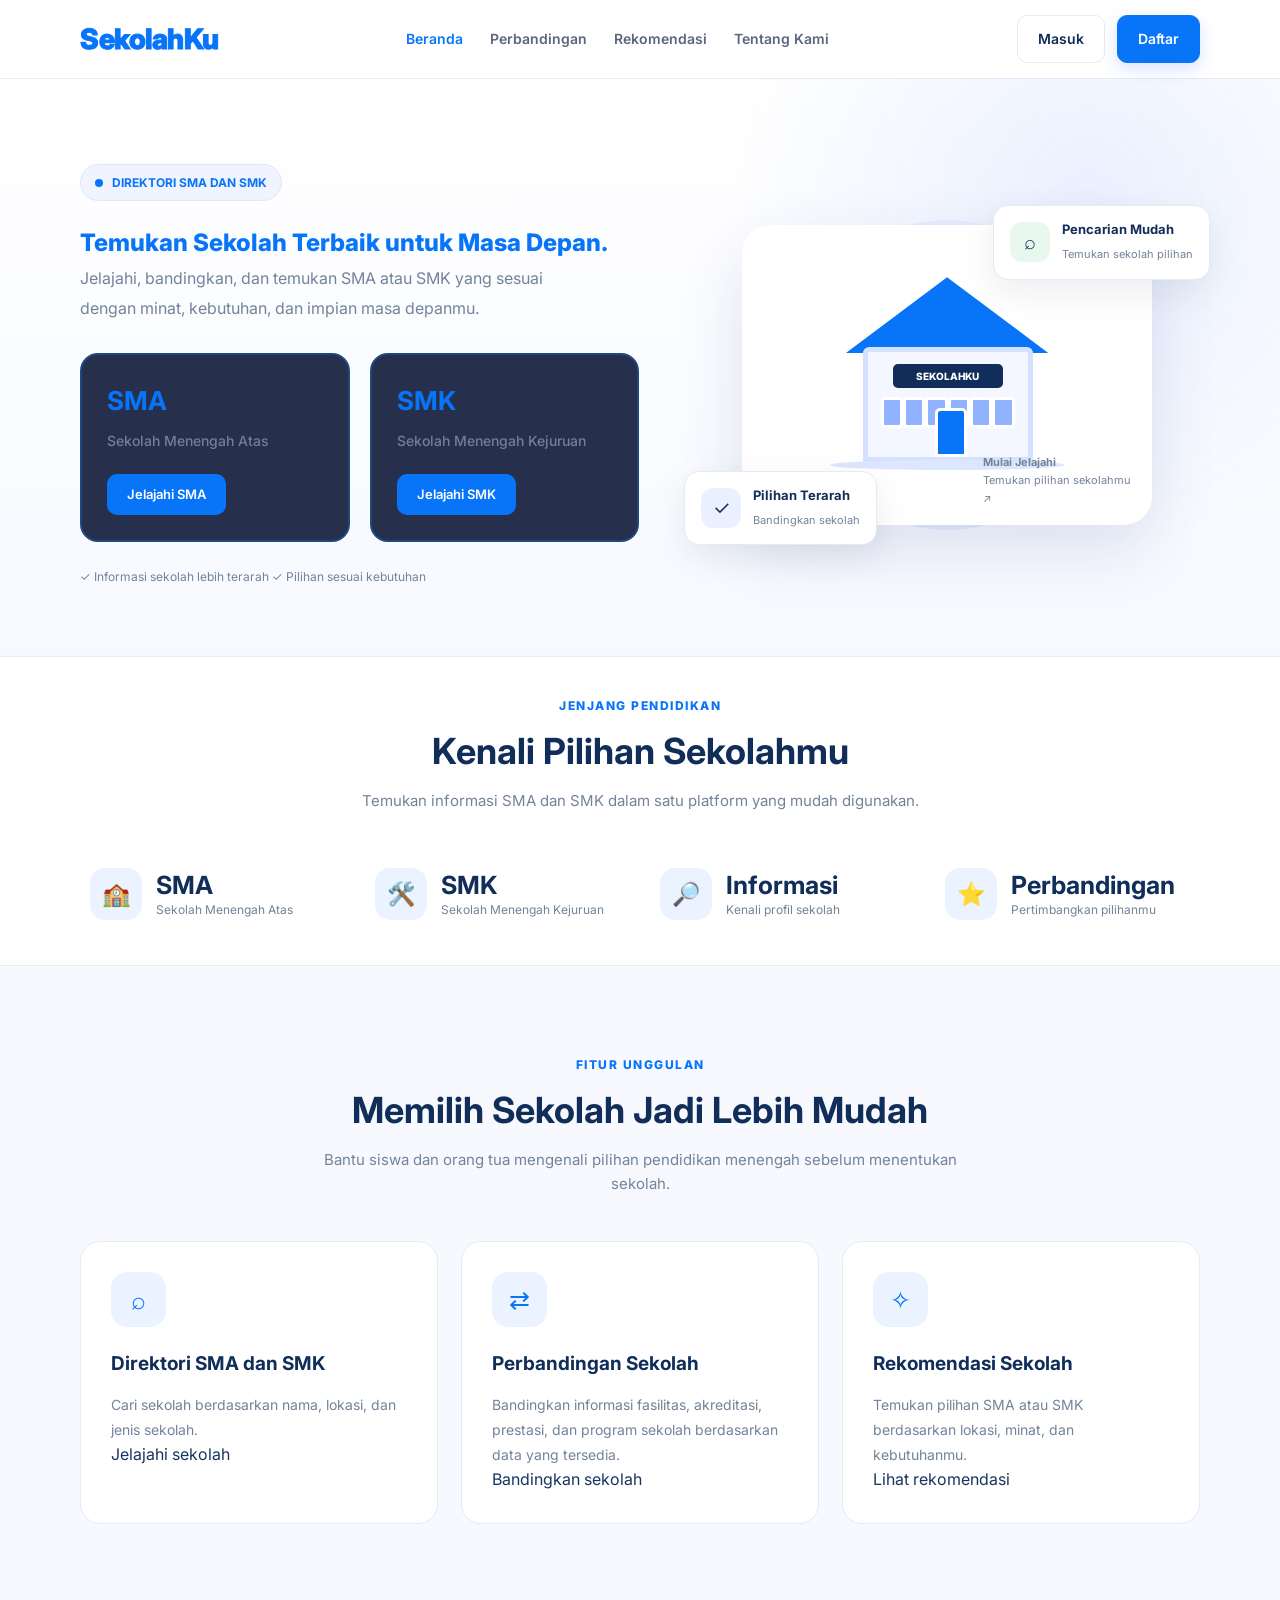
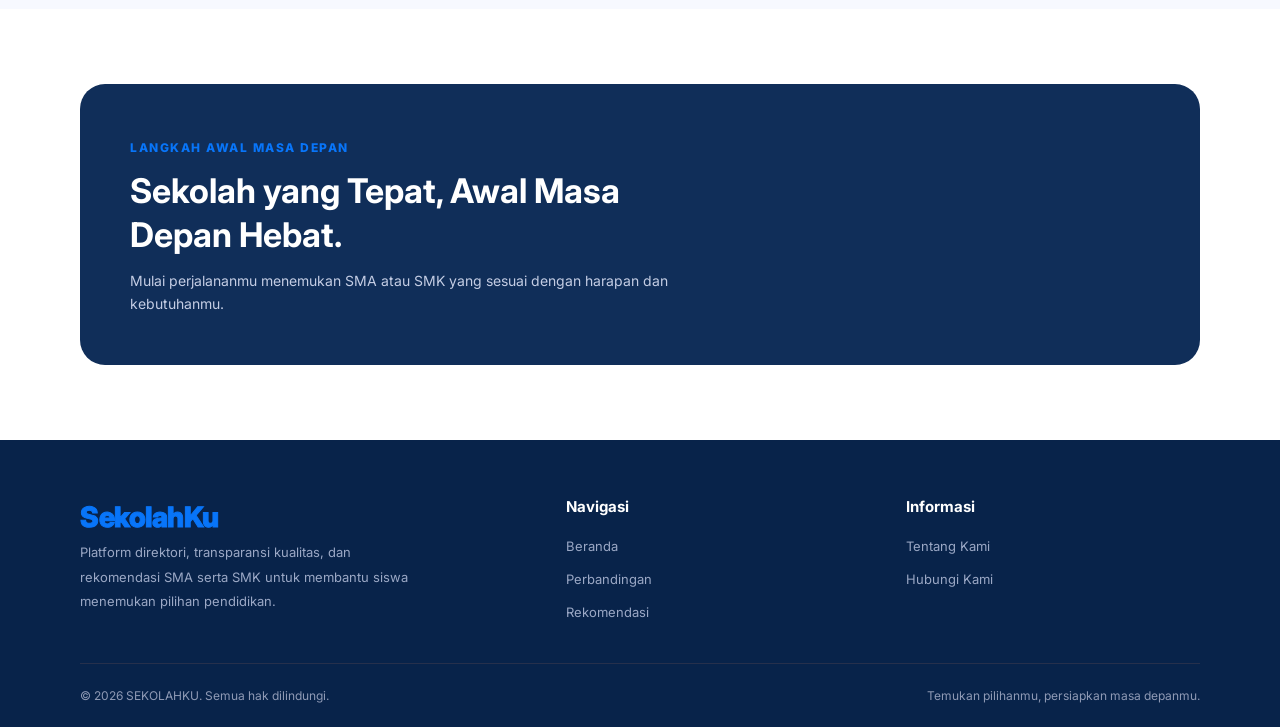
<file: index.html>
<!DOCTYPE html>
<html lang="id">
<head>
    <meta charset="UTF-8">
    <meta name="viewport" content="width=device-width, initial-scale=1.0">

    <title>Direktori SMA dan SMK</title>
    <meta name="description" content="Temukan, bandingkan, dan pilih SMA atau SMK sesuai kebutuhan dan rencana masa depanmu.">

    <!-- CSS -->
    <link rel="stylesheet" href="css/style.css">
</head>
<body>

    <!-- NAVBAR -->
    <header class="navbar">
        <div class="container">

            <a href="index.html" class="logo-SekolahKu">
                <span>SekolahKu</span>
            </a>

            <nav class="nav-menu" id="navMenu">
                <a href="index.html" class="nav-link active">Beranda</a>
                <a href="pages/perbandingan.html" class="nav-link">Perbandingan</a>
                <a href="pages/rekomendasi.html" class="nav-link">Rekomendasi</a>
                <a href="pages/tentang.html" class="nav-link">Tentang Kami</a>
            </nav>

            <div class="nav-actions">
                <a href="login.php" class="btn-login">Masuk</a>
                <a href="daftar.php" class="btn-primary">Daftar</a>
            </div>

            <button
                type="button"
                class="menu-toggle"
                id="menuToggle"
                aria-label="Buka menu navigasi"
                aria-expanded="false"
            >
                ☰
            </button>

        </div>
    </header>

    <main>

        <!-- HERO SECTION -->
        <section class="hero">
            <div class="container">

                <div class="hero-content">

                    <div class="hero-badge">
                        <span class="badge-dot"></span>
                        DIREKTORI SMA DAN SMK
                    </div>

                    <h1>
                        <span>Temukan Sekolah Terbaik
                        untuk Masa Depan.</span>
                    </h1>

                    <p class="hero-description">
                        Jelajahi, bandingkan, dan temukan SMA atau SMK
                        yang sesuai dengan minat, kebutuhan, dan impian
                        masa depanmu.
                    </p>

                    <!-- FORM PENCARIAN -->
                    <div class="pilih-jenjang">
                        <label class="jenjang-card">
                            <input type="radio" name="jenjang" value="SMA">
                            <div class="jenjang-content">
                                <h3>SMA</h3>
                                <p>Sekolah Menengah Atas</p>
                                <span>Jelajahi SMA</span>
                            </div>
                        </label>

                        <label class="jenjang-card">
                            <input type="radio" name="jenjang" value="SMK">
                            <div class="jenjang-content">
                                <h3>SMK</h3>
                                <p>Sekolah Menengah Kejuruan</p>
                                <span>Jelajahi SMK</span>
                            </div>
                        </label>
                    </div>

                    <div class="hero-note">
                        <span>✓</span> Informasi sekolah lebih terarah
                        <span>✓</span> Pilihan sesuai kebutuhan
                    </div>

                </div>

                <!-- ILUSTRASI SEKOLAH -->
                <div class="hero-visual">

                    <div class="visual-glow"></div>

                    <div class="visual-card">

                        <div class="school-illustration">
                            <div class="school-roof"></div>

                            <div class="school-building">
                                <div class="school-sign">SEKOLAHKU</div>

                                <div class="school-windows">
                                    <span></span>
                                    <span></span>
                                    <span></span>
                                    <span></span>
                                    <span></span>
                                    <span></span>
                                </div>

                                <div class="school-door"></div>
                            </div>

                            <div class="school-ground"></div>
                        </div>

                        <div class="visual-card-footer">
                            <div>
                                <strong>Mulai Jelajahi</strong>
                                <p>Temukan pilihan sekolahmu</p>
                            </div>

                            <span class="arrow-circle">↗</span>
                        </div>

                    </div>

                    <div class="floating-card card-top">
                        <span class="floating-icon">⌕</span>
                        <div>
                            <strong>Pencarian Mudah</strong>
                            <small>Temukan sekolah pilihan</small>
                        </div>
                    </div>

                    <div class="floating-card card-bottom">
                        <span class="floating-icon blue-icon">✓</span>
                        <div>
                            <strong>Pilihan Terarah</strong>
                            <small>Bandingkan sekolah</small>
                        </div>
                    </div>

                </div>

            </div>
        </section>

        <!-- JENJANG SEKOLAH -->
        <section class="statistics">
            <div class="container">

                <div class="section-heading">
                    <span class="eyebrow">JENJANG PENDIDIKAN</span>

                    <h2>Kenali Pilihan Sekolahmu</h2>

                    <p>
                        Temukan informasi SMA dan SMK dalam satu
                        platform yang mudah digunakan.
                    </p>
                </div>

                <div class="stats-grid">

                    <div class="stat-card">
                        <div class="stat-icon">🏫</div>
                        <div>
                            <h3>SMA</h3>
                            <p>Sekolah Menengah Atas</p>
                        </div>
                    </div>

                    <div class="stat-card">
                        <div class="stat-icon">🛠️</div>
                        <div>
                            <h3>SMK</h3>
                            <p>Sekolah Menengah Kejuruan</p>
                        </div>
                    </div>

                    <div class="stat-card">
                        <div class="stat-icon">🔎</div>
                        <div>
                            <h3>Informasi</h3>
                            <p>Kenali profil sekolah</p>
                        </div>
                    </div>

                    <div class="stat-card">
                        <div class="stat-icon">⭐</div>
                        <div>
                            <h3>Perbandingan</h3>
                            <p>Pertimbangkan pilihanmu</p>
                        </div>
                    </div>

                </div>
            </div>
        </section>

        <!-- FITUR UNGGULAN -->
        <section class="features">
            <div class="container">

                <div class="section-heading">
                    <span class="eyebrow">FITUR UNGGULAN</span>

                    <h2>Memilih Sekolah Jadi Lebih Mudah</h2>

                    <p>
                        Bantu siswa dan orang tua mengenali pilihan
                        pendidikan menengah sebelum menentukan sekolah.
                    </p>
                </div>

                <div class="features-grid">

                    <article class="feature-card">
                        <div class="feature-icon">⌕</div>

                        <h3>Direktori SMA dan SMK</h3>

                        <p>
                            Cari sekolah berdasarkan nama, lokasi,
                            dan jenis sekolah.
                        </p>

                        <a href="pages/.html">
                            Jelajahi sekolah
                        </a>
                    </article>

                    <article class="feature-card">
                        <div class="feature-icon">⇄</div>

                        <h3>Perbandingan Sekolah</h3>

                        <p>
                            Bandingkan informasi fasilitas,
                            akreditasi, prestasi, dan program sekolah
                            berdasarkan data yang tersedia.
                        </p>

                        <a href="pages/perbandingan.html">
                            Bandingkan sekolah
                        </a>
                    </article>

                    <article class="feature-card">
                        <div class="feature-icon">✧</div>

                        <h3>Rekomendasi Sekolah</h3>

                        <p>
                            Temukan pilihan SMA atau SMK berdasarkan
                            lokasi, minat, dan kebutuhanmu.
                        </p>

                        <a href="pages/rekomendasi.html">
                            Lihat rekomendasi
                        </a>
                    </article>

                </div>
            </div>
        </section>

        <!-- AJAKAN -->
        <section class="cta-section">
            <div class="container">

                <div class="cta-content">

                    <div>
                        <span class="eyebrow">
                            LANGKAH AWAL MASA DEPAN
                        </span>

                        <h2>
                            Sekolah yang Tepat,
                            Awal Masa Depan Hebat.
                        </h2>

                        <p>
                            Mulai perjalananmu menemukan SMA atau SMK
                            yang sesuai dengan harapan dan kebutuhanmu.
                        </p>
    
                </div>
            </div>
        </section>

    </main>

    <!-- FOOTER -->
    <footer class="footer">
        <div class="container">

            <div class="footer-main">

                <div>
                    <a href="index.html" class="logo-SekolahKu">
                        <span>SekolahKu</span>
                    </a>

                    <p class="footer-description">
                        Platform direktori, transparansi kualitas,
                        dan rekomendasi SMA serta SMK untuk membantu
                        siswa menemukan pilihan pendidikan.
                    </p>
                </div>

                <div>
                    <h4>Navigasi</h4>

                    <div class="footer-links">
                        <a href="index.html">Beranda</a>
                        <a href="pages/perbandingan.html">Perbandingan</a>
                        <a href="pages/rekomendasi.html">Rekomendasi</a>
                    </div>
                </div>

                <div>
                    <h4>Informasi</h4>

                    <div class="footer-links">
                        <a href="pages/tentang.html">Tentang Kami</a>
                        <a href="pages/kontak.html">Hubungi Kami</a>
                    </div>
                </div>

            </div>

            <div class="footer-bottom">
                <p>
                    © <span id="currentYear">2026</span> SEKOLAHKU.
                    Semua hak dilindungi.
                </p>

                <p>
                    Temukan pilihanmu, persiapkan masa depanmu.
                </p>
            </div>

        </div>
    </footer>

    <!-- JAVASCRIPT -->
    <script src="js/script.js"></script>

</body>
</html>
</file>
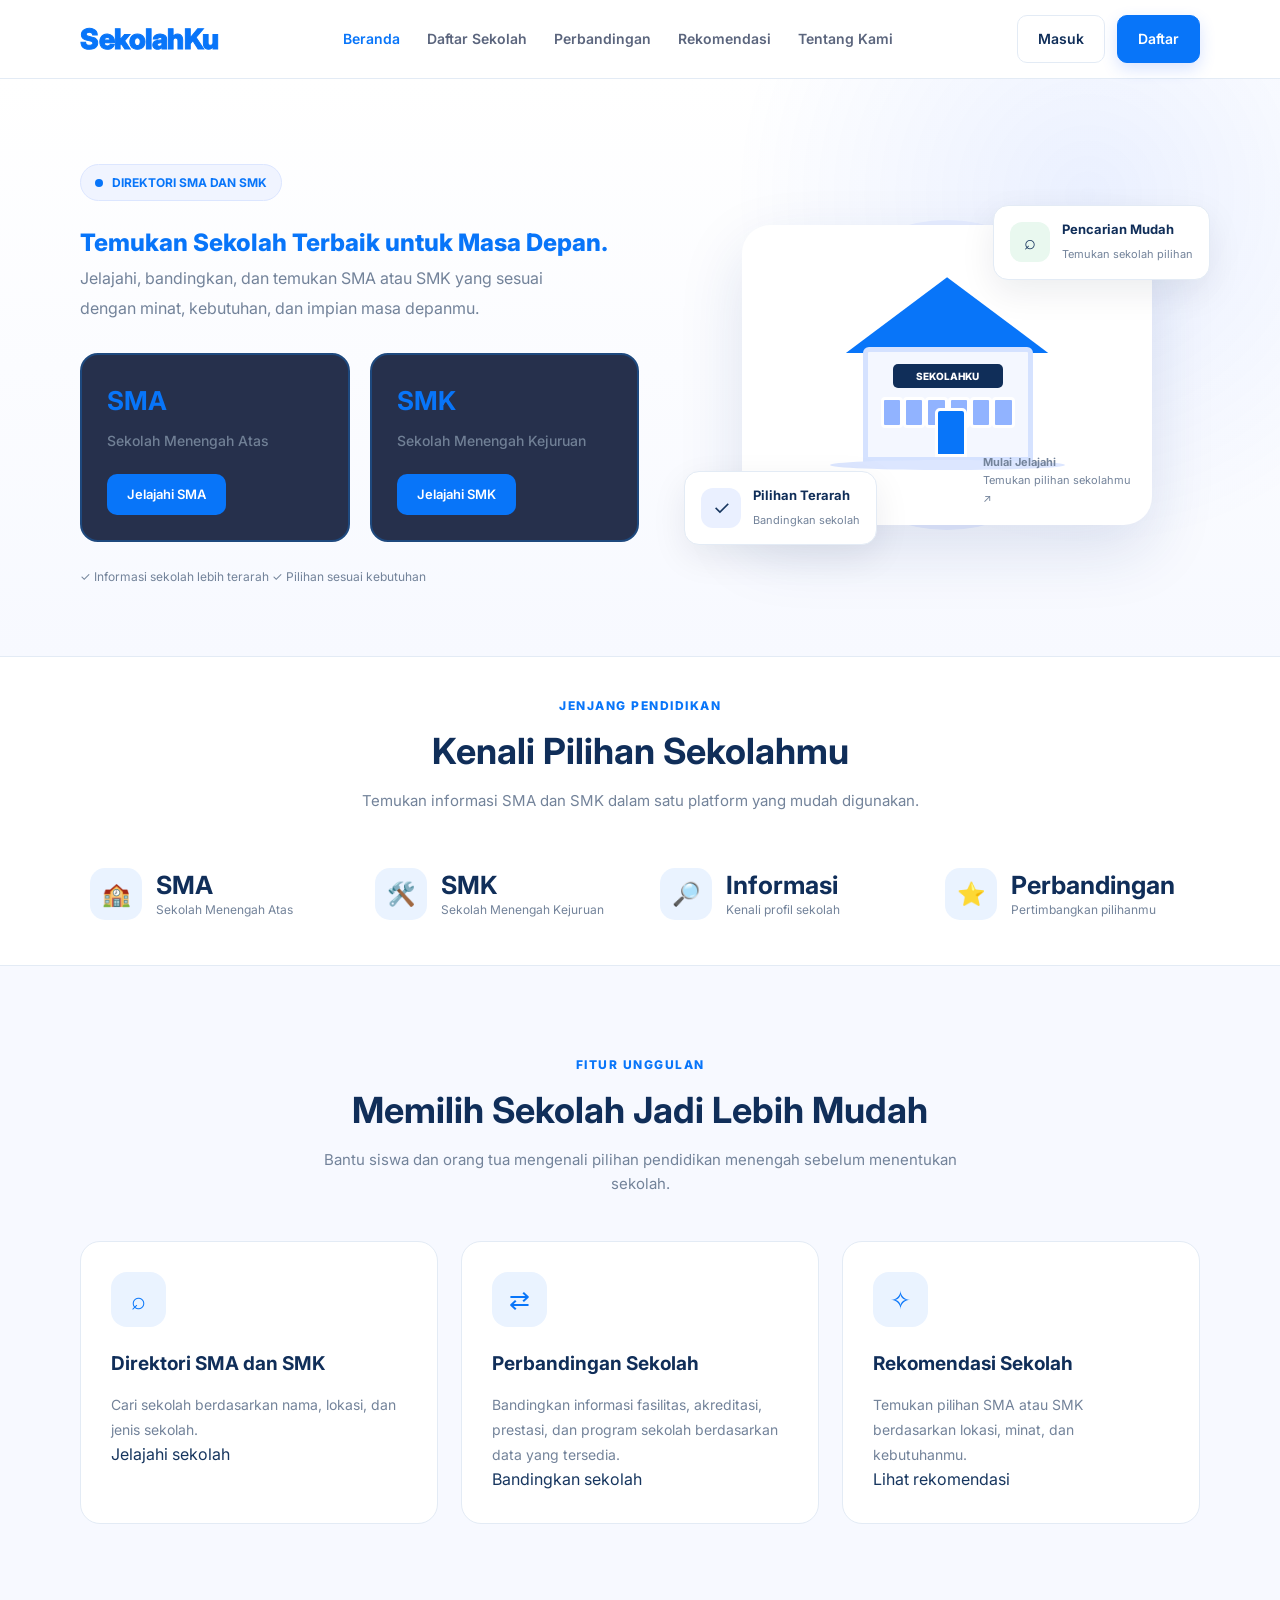
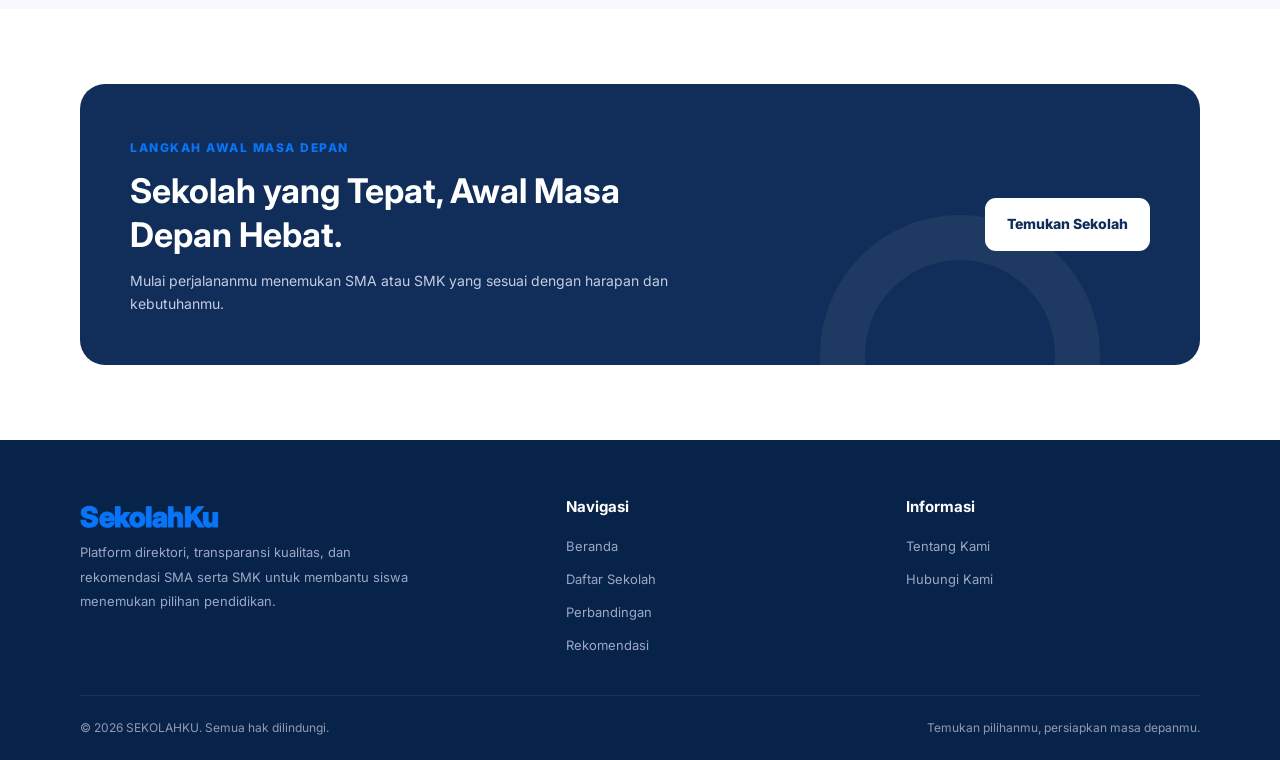
<file: indeks.html>
<!DOCTYPE html>
<html lang="id">
<head>
    <meta charset="UTF-8">
    <meta name="viewport" content="width=device-width, initial-scale=1.0">

    <title>Direktori SMA dan SMK</title>
    <meta name="description" content="Temukan, bandingkan, dan pilih SMA atau SMK sesuai kebutuhan dan rencana masa depanmu.">

    <!-- CSS -->
    <link rel="stylesheet" href="css/style.css">
</head>
<body>

    <!-- NAVBAR -->
    <header class="navbar">
        <div class="container">

            <a href="indeks.html" class="logo-SekolahKu">
                <span>SekolahKu</span>
            </a>

            <nav class="nav-menu" id="navMenu">
                <a href="indeks.html" class="nav-link active">Beranda</a>
                <a href="pages/sekolah.html" class="nav-link">Daftar Sekolah</a>
                <a href="pages/perbandingan.html" class="nav-link">Perbandingan</a>
                <a href="pages/rekomendasi.html" class="nav-link">Rekomendasi</a>
                <a href="pages/tentang.html" class="nav-link">Tentang Kami</a>
            </nav>

            <div class="nav-actions">
                <a href="login.php" class="btn-login">Masuk</a>
                <a href="daftar.php" class="btn-primary">Daftar</a>
            </div>

            <button
                type="button"
                class="menu-toggle"
                id="menuToggle"
                aria-label="Buka menu navigasi"
                aria-expanded="false"
            >
                ☰
            </button>

        </div>
    </header>

    <main>

        <!-- HERO SECTION -->
        <section class="hero">
            <div class="container">

                <div class="hero-content">

                    <div class="hero-badge">
                        <span class="badge-dot"></span>
                        DIREKTORI SMA DAN SMK
                    </div>

                    <h1>
                        <span>Temukan Sekolah Terbaik
                        untuk Masa Depan.</span>
                    </h1>

                    <p class="hero-description">
                        Jelajahi, bandingkan, dan temukan SMA atau SMK
                        yang sesuai dengan minat, kebutuhan, dan impian
                        masa depanmu.
                    </p>

                    <!-- FORM PENCARIAN -->
                    

                        <div class="pilih-jenjang">
                        <label class="jenjang-card">
                            <input type="radio" name="jenjang" value="SMA">
                            <div class="jenjang-content">
                                <h3>SMA</h3>
                                <p>Sekolah Menengah Atas</p>
                                <span>Jelajahi SMA</span>
                            </div>
                        </label>

                        <label class="jenjang-card">
                            <input type="radio" name="jenjang" value="SMK">
                            <div class="jenjang-content">
                                <h3>SMK</h3>
                                <p>Sekolah Menengah Kejuruan</p>
                                <span>Jelajahi SMK</span>
                            </div>
                        </label>
                    </div>

                    </form>

                    <div class="hero-note">
                        <span>✓</span> Informasi sekolah lebih terarah
                        <span>✓</span> Pilihan sesuai kebutuhan
                    </div>

                </div>

                <!-- ILUSTRASI SEKOLAH -->
                <div class="hero-visual">

                    <div class="visual-glow"></div>

                    <div class="visual-card">

                        <div class="school-illustration">
                            <div class="school-roof"></div>

                            <div class="school-building">
                                <div class="school-sign">SEKOLAHKU</div>

                                <div class="school-windows">
                                    <span></span>
                                    <span></span>
                                    <span></span>
                                    <span></span>
                                    <span></span>
                                    <span></span>
                                </div>

                                <div class="school-door"></div>
                            </div>

                            <div class="school-ground"></div>
                        </div>

                        <div class="visual-card-footer">
                            <div>
                                <strong>Mulai Jelajahi</strong>
                                <p>Temukan pilihan sekolahmu</p>
                            </div>

                            <span class="arrow-circle">↗</span>
                        </div>

                    </div>

                    <div class="floating-card card-top">
                        <span class="floating-icon">⌕</span>
                        <div>
                            <strong>Pencarian Mudah</strong>
                            <small>Temukan sekolah pilihan</small>
                        </div>
                    </div>

                    <div class="floating-card card-bottom">
                        <span class="floating-icon blue-icon">✓</span>
                        <div>
                            <strong>Pilihan Terarah</strong>
                            <small>Bandingkan sekolah</small>
                        </div>
                    </div>

                </div>

            </div>
        </section>

        <!-- JENJANG SEKOLAH -->
        <section class="statistics">
            <div class="container">

                <div class="section-heading">
                    <span class="eyebrow">JENJANG PENDIDIKAN</span>

                    <h2>Kenali Pilihan Sekolahmu</h2>

                    <p>
                        Temukan informasi SMA dan SMK dalam satu
                        platform yang mudah digunakan.
                    </p>
                </div>

                <div class="stats-grid">

                    <div class="stat-card">
                        <div class="stat-icon">🏫</div>
                        <div>
                            <h3>SMA</h3>
                            <p>Sekolah Menengah Atas</p>
                        </div>
                    </div>

                    <div class="stat-card">
                        <div class="stat-icon">🛠️</div>
                        <div>
                            <h3>SMK</h3>
                            <p>Sekolah Menengah Kejuruan</p>
                        </div>
                    </div>

                    <div class="stat-card">
                        <div class="stat-icon">🔎</div>
                        <div>
                            <h3>Informasi</h3>
                            <p>Kenali profil sekolah</p>
                        </div>
                    </div>

                    <div class="stat-card">
                        <div class="stat-icon">⭐</div>
                        <div>
                            <h3>Perbandingan</h3>
                            <p>Pertimbangkan pilihanmu</p>
                        </div>
                    </div>

                </div>
            </div>
        </section>

        <!-- FITUR UNGGULAN -->
        <section class="features">
            <div class="container">

                <div class="section-heading">
                    <span class="eyebrow">FITUR UNGGULAN</span>

                    <h2>Memilih Sekolah Jadi Lebih Mudah</h2>

                    <p>
                        Bantu siswa dan orang tua mengenali pilihan
                        pendidikan menengah sebelum menentukan sekolah.
                    </p>
                </div>

                <div class="features-grid">

                    <article class="feature-card">
                        <div class="feature-icon">⌕</div>

                        <h3>Direktori SMA dan SMK</h3>

                        <p>
                            Cari sekolah berdasarkan nama, lokasi,
                            dan jenis sekolah.
                        </p>

                        <a href="pages/sekolah.html">
                            Jelajahi sekolah
                        </a>
                    </article>

                    <article class="feature-card">
                        <div class="feature-icon">⇄</div>

                        <h3>Perbandingan Sekolah</h3>

                        <p>
                            Bandingkan informasi fasilitas,
                            akreditasi, prestasi, dan program sekolah
                            berdasarkan data yang tersedia.
                        </p>

                        <a href="pages/perbandingan.html">
                            Bandingkan sekolah
                        </a>
                    </article>

                    <article class="feature-card">
                        <div class="feature-icon">✧</div>

                        <h3>Rekomendasi Sekolah</h3>

                        <p>
                            Temukan pilihan SMA atau SMK berdasarkan
                            lokasi, minat, dan kebutuhanmu.
                        </p>

                        <a href="pages/rekomendasi.html">
                            Lihat rekomendasi
                        </a>
                    </article>

                </div>
            </div>
        </section>

        <!-- AJAKAN -->
        <section class="cta-section">
            <div class="container">

                <div class="cta-content">

                    <div>
                        <span class="eyebrow">
                            LANGKAH AWAL MASA DEPAN
                        </span>

                        <h2>
                            Sekolah yang Tepat,
                            Awal Masa Depan Hebat.
                        </h2>

                        <p>
                            Mulai perjalananmu menemukan SMA atau SMK
                            yang sesuai dengan harapan dan kebutuhanmu.
                        </p>
                    </div>

                    <a href="pages/sekolah.html" class="btn-cta">
                        Temukan Sekolah
                    </a>

                    <div class="cta-decoration"></div>

                </div>
            </div>
        </section>

    </main>

    <!-- FOOTER -->
    <footer class="footer">
        <div class="container">

            <div class="footer-main">

                <div>
                    <a href="indeks.html" class="logo-SekolahKu">
                        <span>SekolahKu</span>
                    </a>

                    <p class="footer-description">
                        Platform direktori, transparansi kualitas,
                        dan rekomendasi SMA serta SMK untuk membantu
                        siswa menemukan pilihan pendidikan.
                    </p>
                </div>

                <div>
                    <h4>Navigasi</h4>

                    <div class="footer-links">
                        <a href="indeks.html">Beranda</a>
                        <a href="pages/sekolah.html">Daftar Sekolah</a>
                        <a href="pages/perbandingan.html">Perbandingan</a>
                        <a href="pages/rekomendasi.html">Rekomendasi</a>
                    </div>
                </div>

                <div>
                    <h4>Informasi</h4>

                    <div class="footer-links">
                        <a href="pages/tentang.html">Tentang Kami</a>
                        <a href="pages/kontak.html">Hubungi Kami</a>
                    </div>
                </div>

            </div>

            <div class="footer-bottom">
                <p>
                    © <span id="currentYear">2026</span> SEKOLAHKU.
                    Semua hak dilindungi.
                </p>

                <p>
                    Temukan pilihanmu, persiapkan masa depanmu.
                </p>
            </div>

        </div>
    </footer>

    <!-- JAVASCRIPT -->
    <script src="js/script.js"></script>

</body>
</html>
</file>
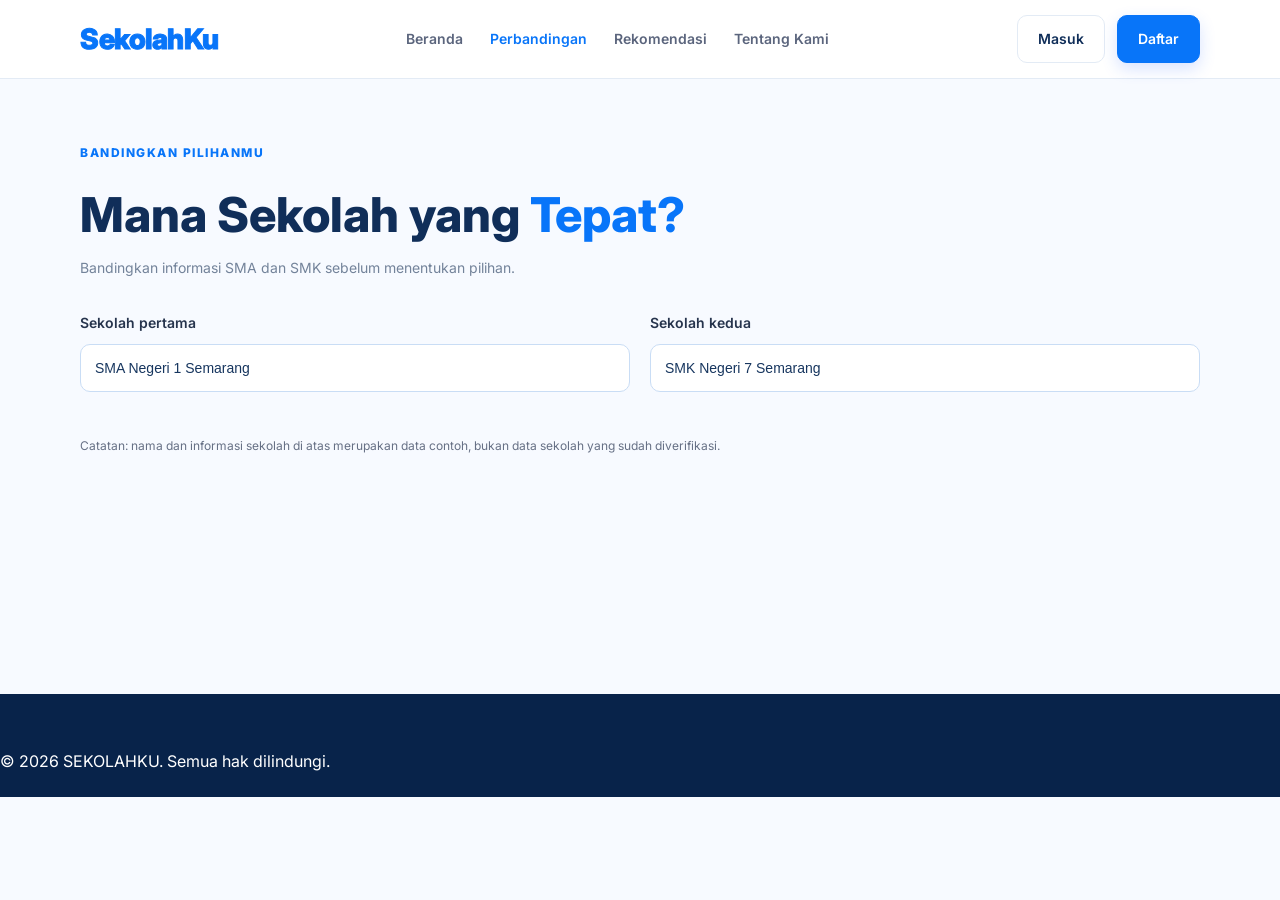
<file: pages/perbandingan.html>
<!DOCTYPE html>
<html lang="id">
<head>
    <meta charset="UTF-8">
    <meta name="viewport" content="width=device-width, initial-scale=1.0">
    <title>Perbandingan Sekolah | SEKOLAHKU</title>
    <!-- CSS berada di folder utama project -->
    <link rel="stylesheet" href="../css/style.css">
</head> 
<body>
    <header class="navbar">
    <div class="container">

        <a href="../index.html" class="logo-SekolahKu">
            <span>SekolahKu</span>
        </a>

        <nav class="nav-menu" id="navMenu">
            <a href="../index.html" class="nav-link">Beranda</a>
            <a href="perbandingan.html" class="nav-link active">Perbandingan</a>
            <a href="rekomendasi.html" class="nav-link">Rekomendasi</a>
            <a href="tentang.html" class="nav-link">Tentang Kami</a>
        </nav>

        <div class="nav-actions">
            <a href="../login.php" class="btn-login">Masuk</a>
            <a href="../daftar.php" class="btn-primary">Daftar</a>
        </div>

        <button
            type="button"
            class="menu-toggle"
            id="menuToggle"
            aria-label="Buka menu navigasi"
            aria-expanded="false">
            ☰
        </button>

    </div>
</header>
<main class="page-container">
    <section class="page-heading">
        <span class="eyebrow">BANDINGKAN PILIHANMU</span>
        <h1>Mana Sekolah yang <span class="logo-blue">Tepat?</span></h1>
        <p>Bandingkan informasi SMA dan SMK sebelum menentukan pilihan.</p>
    </section>

    <div class="comparison-selectors">

    <label for="sekolah1">
        Sekolah pertama
        <input
            type="text"
            id="sekolah1"
            list="daftarSekolah"
            placeholder="Ketik nama sekolah pertama..."
            value="SMA Negeri 1 Semarang"
            autocomplete="off"
        >
    </label>

    <label for="sekolah2">
        Sekolah kedua
        <input
            type="text"
            id="sekolah2"
            list="daftarSekolah"
            placeholder="Ketik nama sekolah kedua..."
            value="SMK Negeri 7 Semarang"
            autocomplete="off"
        >
    </label>

    <datalist id="daftarSekolah">
        <option value="SMA Negeri 1 Semarang"></option>
        <option value="SMK Negeri 7 Semarang"></option>
    </datalist>

</div>

        <p class="note">
            Catatan: nama dan informasi sekolah di atas merupakan data
            contoh, bukan data sekolah yang sudah diverifikasi.
        </p>
    </section>
</main>

<footer class="footer">
    <p>© 2026 SEKOLAHKU. Semua hak dilindungi.</p>
</footer>

<script src="../js/script.js"></script>
<script>

const dataSekolah = {
    sma1: {
        nama: "SMA Negeri 1 Semarang",
        jenis: "SMA Negeri",
        fokus: "Pendidikan akademik umum",
        alamat: "Jl. Taman Menteri Supeno No. 1, Semarang Selatan",
        akreditasi: "Perlu verifikasi",
        fasilitas: "Data belum tersedia",
        biaya: "Perlu konfirmasi"
    },

    smk7: {
        nama: "SMK Negeri 7 Semarang",
        jenis: "SMK Negeri",
        fokus: "Pendidikan kejuruan dan keterampilan",
        alamat: "Jl. Simpang Lima No. 1, Semarang Selatan",
        akreditasi: "Perlu verifikasi",
        fasilitas: "Data belum tersedia",
        biaya: "Perlu konfirmasi"
    }
};

function bandingkanSekolah() {
    const sekolah1 = document.getElementById("sekolah1").value;
    const sekolah2 = document.getElementById("sekolah2").value;

    const a = dataSekolah[sekolah1];
    const b = dataSekolah[sekolah2];

    document.getElementById("judul1").textContent = a.nama;
    document.getElementById("judul2").textContent = b.nama;

   const kriteria = [
    ["Jenis sekolah", "jenis"],
    ["Fokus pendidikan", "fokus"],
    ["Alamat", "alamat"],
    ["Akreditasi", "akreditasi"],
    ["Fasilitas", "fasilitas"],
    ["Biaya pendidikan", "biaya"]
];

    document.getElementById("hasilPerbandingan").innerHTML =
        kriteria.map(([label, key]) => `
            <tr>
                <td>${label}</td>
                <td>${a[key]}</td>
                <td>${b[key]}</td>
            </tr>
        `).join("");
}

document.getElementById("sekolah1")
    .addEventListener("change", bandingkanSekolah);

document.getElementById("sekolah2")
    .addEventListener("change", bandingkanSekolah);

bandingkanSekolah();
</script>

</body>
</html>
</file>
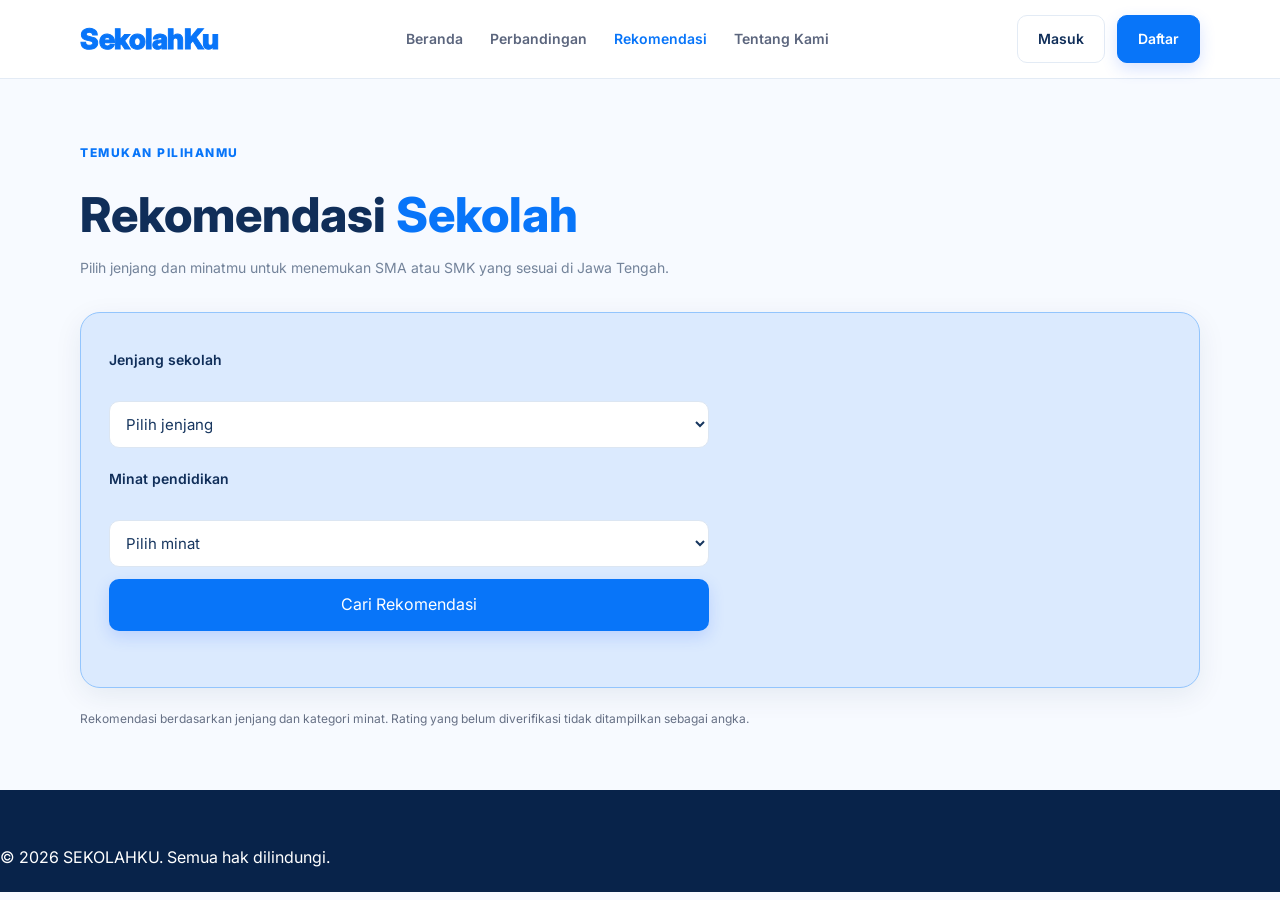
<file: pages/rekomendasi.html>
<!DOCTYPE html>
<html lang="id">
<head>
    <meta charset="UTF-8">
    <meta name="viewport" content="width=device-width, initial-scale=1.0">
    <title>Rekomendasi Sekolah | SEKOLAHKU</title>

    <!-- CSS berada di folder utama project -->
    <link rel="stylesheet" href="../css/style.css">
</head>

<body>
    <header class="navbar">
    <div class="container">

        <a href="../index.html" class="logo-SekolahKu">
            <span>SekolahKu</span>
        </a>

        <nav class="nav-menu" id="navMenu">
            <a href="../index.html" class="nav-link">Beranda</a>
            <a href="perbandingan.html" class="nav-link">Perbandingan</a>
            <a href="rekomendasi.html" class="nav-link active">Rekomendasi</a>
            <a href="tentang.html" class="nav-link">Tentang Kami</a>
        </nav>

        <div class="nav-actions">
            <a href="../login.php" class="btn-login">Masuk</a>
            <a href="../daftar.php" class="btn-primary">Daftar</a>
        </div>

        <button
            type="button"
            class="menu-toggle"
            id="menuToggle"
            aria-label="Buka menu navigasi"
            aria-expanded="false">
            ☰
        </button>

    </div>
</header>

<main class="page-container">

    <section class="page-heading">
        <span class="eyebrow">TEMUKAN PILIHANMU</span>
        <h1>Rekomendasi <span class="logo-blue">Sekolah</span></h1>
        <p>
            Pilih jenjang dan minatmu untuk menemukan SMA atau SMK
            yang sesuai di Jawa Tengah.
        </p>
    </section>

    <section class="recommendation-panel">

        <form id="formRekomendasi">

            <label for="jenjangRekomendasi">Jenjang sekolah</label>
            <select id="jenjangRekomendasi" required>
                <option value="">Pilih jenjang</option>
                <option value="SMA">SMA</option>
                <option value="SMK">SMK</option>
            </select>

            <label for="minatRekomendasi">Minat pendidikan</label>
            <select id="minatRekomendasi" required>
                <option value="">Pilih minat</option>
                <option value="akademik">Akademik umum</option>
                <option value="teknologi">Teknologi</option>
                <option value="bisnis">Bisnis dan manajemen</option>
                <option value="kesehatan">Kesehatan</option>
                <option value="kreatif">Seni dan industri kreatif</option>
            </select>

            <button class="btn-primary" type="submit">
                Cari Rekomendasi
            </button>

        </form>

        <div id="hasilRekomendasi" aria-live="polite"></div>

    </section>

    <p class="note">
        Rekomendasi berdasarkan jenjang dan kategori minat.
        Rating yang belum diverifikasi tidak ditampilkan sebagai angka.
    </p>

</main>

<footer class="footer">
    <p>© 2026 SEKOLAHKU. Semua hak dilindungi.</p>
</footer>

<script>
const dataSekolah = [
    {
        nama: "SMA Pradita Dirgantara",
        jenjang: "SMA",
        kota: "Boyolali",
        minat: ["akademik", "teknologi"],
        rating: null,
        prestasi: "Unggulan akademik",
        alamat: "Ngemplak, Boyolali, Jawa Tengah"
    },
    {
        nama: "SMA Taruna Nusantara",
        jenjang: "SMA",
        kota: "Magelang",
        minat: ["akademik"],
        rating: null,
        prestasi: "Pendidikan berasrama",
        alamat: "Banyurojo, Mertoyudan, Magelang, Jawa Tengah"
    },
    {
        nama: "SMA Kolese Loyola",
        jenjang: "SMA",
        kota: "Semarang",
        minat: ["akademik"],
        rating: null,
        prestasi: "Reputasi akademik",
        alamat: "Semarang, Jawa Tengah"
    },
    {
        nama: "SMA Unggulan CT Arsa",
        jenjang: "SMA",
        kota: "Sukoharjo",
        minat: ["akademik"],
        rating: null,
        prestasi: "Sekolah unggulan",
        alamat: "Sukoharjo, Jawa Tengah"
    },
    {
        nama: "SMA IT Ibnu Abbas",
        jenjang: "SMA",
        kota: "Klaten",
        minat: ["akademik"],
        rating: null,
        prestasi: "Prestasi akademik",
        alamat: "Klaten, Jawa Tengah"
    },
    {
        nama: "SMA Muhammadiyah PK Kottabarat",
        jenjang: "SMA",
        kota: "Surakarta",
        minat: ["akademik"],
        rating: null,
        prestasi: "Prestasi akademik",
        alamat: "Surakarta, Jawa Tengah"
    },
    {
        nama: "SMAN 1 Magelang",
        jenjang: "SMA",
        kota: "Magelang",
        minat: ["akademik"],
        rating: null,
        prestasi: "Rekam jejak akademik",
        alamat: "Magelang, Jawa Tengah"
    },
    {
        nama: "SMAN 1 Purworejo",
        jenjang: "SMA",
        kota: "Purworejo",
        minat: ["akademik"],
        rating: null,
        prestasi: "Rekam jejak akademik",
        alamat: "Purworejo, Jawa Tengah"
    },
    {
        nama: "SMAN 3 Semarang",
        jenjang: "SMA",
        kota: "Semarang",
        minat: ["akademik"],
        rating: null,
        prestasi: "SMA negeri favorit",
        alamat: "Semarang, Jawa Tengah"
    },
    {
        nama: "SMK Tunas Harapan",
        jenjang: "SMK",
        kota: "Pati",
        minat: ["teknologi", "bisnis", "kreatif"],
        rating: null,
        prestasi: "Prestasi siswa",
        alamat: "Pati, Jawa Tengah"
    },
    {
        nama: "SMK Negeri 7 Semarang",
        jenjang: "SMK",
        kota: "Semarang",
        minat: ["teknologi", "bisnis"],
        rating: 4.8,
        prestasi: "Prestasi kejuruan",
        alamat: "Semarang Selatan, Jawa Tengah"
    },
    {
        nama: "SMK Negeri 8 Surakarta",
        jenjang: "SMK",
        kota: "Surakarta",
        minat: ["kreatif", "teknologi"],
        rating: null,
        prestasi: "Prestasi siswa",
        alamat: "Surakarta, Jawa Tengah"
    },
    {
        nama: "SMK Negeri Bansari",
        jenjang: "SMK",
        kota: "Temanggung",
        minat: ["teknologi"],
        rating: null,
        prestasi: "Prestasi siswa",
        alamat: "Bansari, Temanggung, Jawa Tengah"
    },
    {
        nama: "SMK Negeri 2 Pati",
        jenjang: "SMK",
        kota: "Pati",
        minat: ["teknologi", "bisnis"],
        rating: null,
        prestasi: "Prestasi siswa",
        alamat: "Pati, Jawa Tengah"
    },
    {
        nama: "SMK Negeri 1 Pakis Aji",
        jenjang: "SMK",
        kota: "Jepara",
        minat: ["teknologi", "kreatif"],
        rating: null,
        prestasi: "Prestasi siswa",
        alamat: "Pakis Aji, Jepara, Jawa Tengah"
    },
    {
        nama: "SMK Negeri Jawa Tengah",
        jenjang: "SMK",
        kota: "Semarang",
        minat: ["teknologi", "bisnis"],
        rating: null,
        prestasi: "Pendidikan vokasi",
        alamat: "Semarang, Jawa Tengah"
    },
    {
        nama: "SMK Ibu Kartini Semarang",
        jenjang: "SMK",
        kota: "Semarang",
        minat: ["bisnis", "kreatif"],
        rating: 4.9,
        prestasi: "Rating publik tinggi",
        alamat: "Gajahmungkur, Semarang, Jawa Tengah"
    }
];

const namaMinat = {
    akademik: "Akademik umum",
    teknologi: "Teknologi",
    bisnis: "Bisnis dan manajemen",
    kesehatan: "Kesehatan",
    kreatif: "Seni dan industri kreatif"
};

const form = document.getElementById("formRekomendasi");
const hasil = document.getElementById("hasilRekomendasi");

form.addEventListener("submit", function(event) {
    event.preventDefault();

    const jenjang =
        document.getElementById("jenjangRekomendasi").value;

    const minat =
        document.getElementById("minatRekomendasi").value;

    const hasilSekolah = dataSekolah.filter(sekolah =>
        sekolah.jenjang === jenjang &&
        sekolah.minat.includes(minat)
    );

    if (hasilSekolah.length === 0) {
        hasil.innerHTML = `
            <div class="empty-result">
                Belum ada sekolah yang cocok dengan pilihanmu.
                Coba pilih minat lainnya.
            </div>
        `;
        return;
    }

    hasil.innerHTML = `
        <div class="result-heading">
            <h2>Hasil Rekomendasi</h2>
            <p>
                Jenjang: <strong>${jenjang}</strong> |
                Minat: <strong>${namaMinat[minat]}</strong>
            </p>
            <p>Ditemukan ${hasilSekolah.length} sekolah yang sesuai.</p>
        </div>

        <div class="school-grid">
            ${hasilSekolah.map(sekolah => `
                <article class="recommendation-card">
                    <span class="school-badge">${sekolah.jenjang}</span>

                    <h3>${sekolah.nama}</h3>

                    <p>📍 ${sekolah.kota}</p>

                    <p class="school-rating">
                        ⭐ ${
                            sekolah.rating !== null
                                ? sekolah.rating + "/5"
                                : "Rating belum tersedia"
                        }
                    </p>

                    <p>${sekolah.prestasi}</p>

                    <a
                        class="school-map-link"
                        href="https://www.google.com/maps/search/?api=1&query=${encodeURIComponent(sekolah.nama + " " + sekolah.alamat)}"
                        target="_blank"
                        rel="noopener noreferrer"
                    >
                        Lihat Lokasi
                    </a>
                </article>
            `).join("")}
        </div>
    `;
});
</script>

</body>
</html>
</file>
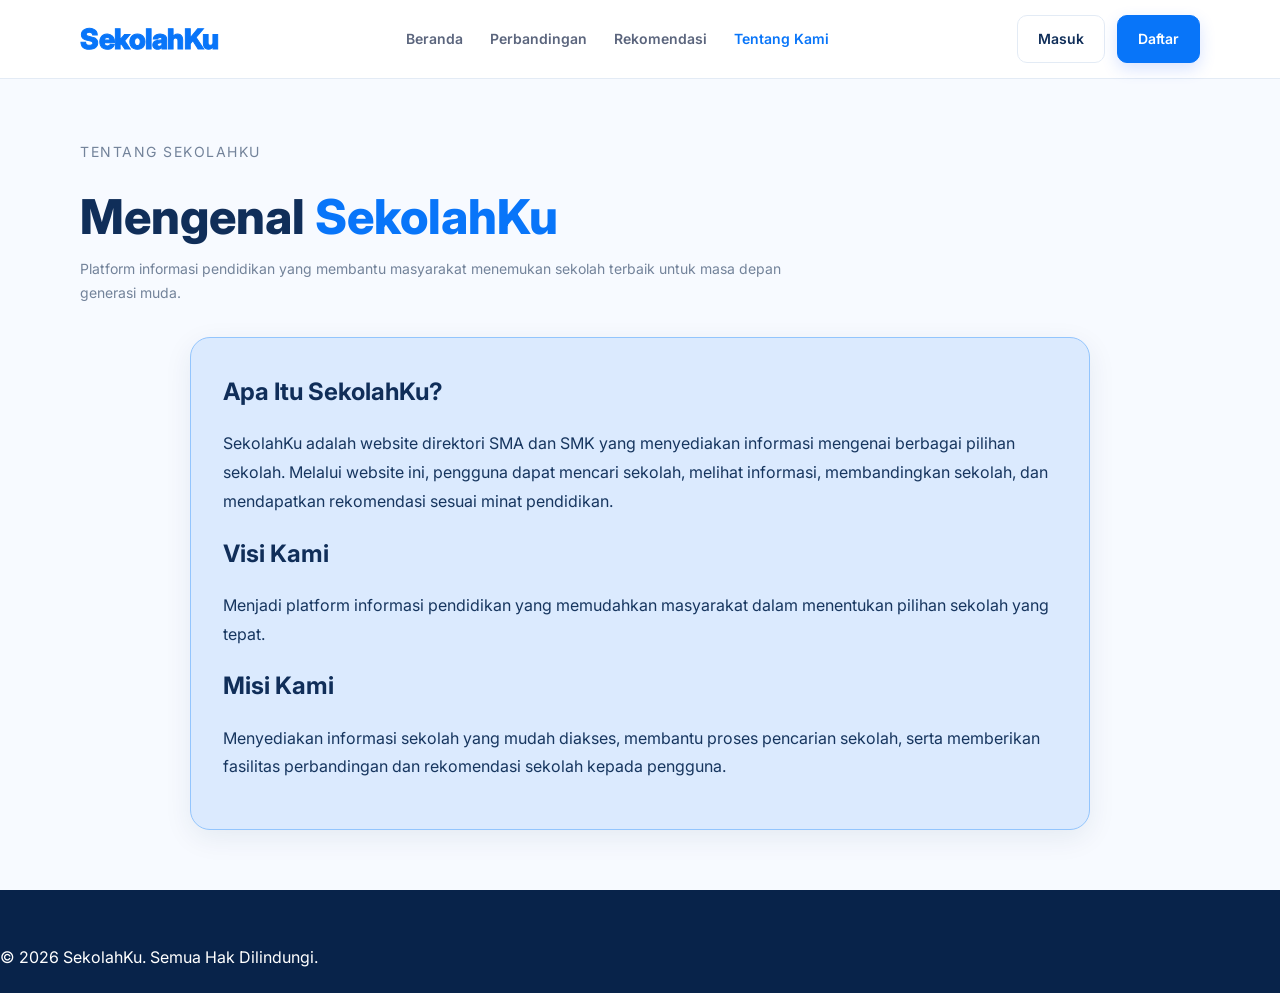
<file: pages/tentang.html>
<!DOCTYPE html>
<html lang="id">
<head>
    <meta charset="UTF-8">
    <meta name="viewport" content="width=device-width, initial-scale=1.0">

    <title>Tentang Kami | SekolahKu</title>

    <link rel="stylesheet" href="../css/style.css">
</head>
<body>

<header class="navbar">
    <div class="container">

        <a href="../index.html" class="logo-SekolahKu">
            <span>SekolahKu</span>
        </a>

        <nav class="nav-menu" id="navMenu">
            <a href="../index.html" class="nav-link">Beranda</a>
            <a href="perbandingan.html" class="nav-link">Perbandingan</a>
            <a href="rekomendasi.html" class="nav-link">Rekomendasi</a>
            <a href="tentang.html" class="nav-link active">Tentang Kami</a>
        </nav>

        <div class="nav-actions">
            <a href="../login.php" class="btn-login">Masuk</a>
            <a href="../daftar.php" class="btn-primary">Daftar</a>
        </div>

    </div>
</header>

<main class="page-container">

    <section class="page-heading">
        <p class="eyebrow">TENTANG SEKOLAHKU</p>

        <h1>
            Mengenal <span>SekolahKu</span>
        </h1>

        <p>
            Platform informasi pendidikan yang membantu
            masyarakat menemukan sekolah terbaik untuk
            masa depan generasi muda.
        </p>
    </section>

   <section class="recommendation-panel about-panel">

        <h2>Apa Itu SekolahKu?</h2>

        <p>
            SekolahKu adalah website direktori SMA dan SMK
            yang menyediakan informasi mengenai berbagai
            pilihan sekolah. Melalui website ini, pengguna
            dapat mencari sekolah, melihat informasi,
            membandingkan sekolah, dan mendapatkan
            rekomendasi sesuai minat pendidikan.
        </p>

        <h2>Visi Kami</h2>

        <p>
            Menjadi platform informasi pendidikan yang
            memudahkan masyarakat dalam menentukan pilihan
            sekolah yang tepat.
        </p>

        <h2>Misi Kami</h2>

        <p>
            Menyediakan informasi sekolah yang mudah diakses,
            membantu proses pencarian sekolah, serta
            memberikan fasilitas perbandingan dan rekomendasi
            sekolah kepada pengguna.
        </p>

    </section>

</main>

<footer class="footer">
    <p>© 2026 SekolahKu. Semua Hak Dilindungi.</p>
</footer>

<script src="../js/script.js"></script>

</body>
</html>
</file>
<file: css/style.css>
/* ========================================
   SEKOLAHKU - PREMIUM MODERN
   Warna: Navy, Putih, Biru Elektrik
======================================== */
@import url('https://fonts.googleapis.com/css2?family=Inter:wght@400;500;600;700;800&display=swap');

:root {
    --navy: #0B1537;
    --navy-light: #172650;
    --blue: #2563FF;
    --blue-light: #EAF0FF;
    --white: #FFFFFF;
    --text: #17213C;
    --muted: #718096;
    --background: #F7F9FF;
    --border: #E5EAF5;
    --shadow: 0 12px 35px rgba(11, 21, 55, 0.08);
}

* {
    margin: 0;
    padding: 0;
    box-sizing: border-box;
}

html {
    scroll-behavior: smooth;
}

body {
    font-family: 'Inter', sans-serif;
    color: var(--text);
    background: var(--white);
    line-height: 1.6;
}

a {
    text-decoration: none;
    color: inherit;
}

button,
input,
select {
    font: inherit;
}

button {
    cursor: pointer;
}

.container {
    width: min(1120px, 90%);
    margin: auto;
}

/* NAVBAR */

.navbar {
    position: sticky;
    top: 0;
    z-index: 100;
    background: rgba(255, 255, 255, 0.97);
    border-bottom: 1px solid var(--border);
}

.navbar .container {
    min-height: 78px;
    display: flex;
    align-items: center;
    justify-content: space-between;
    gap: 24px;
}

.logo {
    display: flex;
    align-items: center;
    gap: 10px;
    color: var(--navy);
    font-size: 23px;
    font-weight: 800;
    white-space: nowrap;
}

.logo-icon {
    display: grid;
    place-items: center;
    width: 43px;
    height: 43px;
    color: white;
    background: var(--blue);
    border-radius: 13px;
    font-size: 26px;
}

.logo-SekolahKu {
    display: inline-block;
    color: var(--blue);
    font-family: 'Inter', sans-serif;
    font-size: 28px;
    font-weight: 800;
    text-decoration: none;
    letter-spacing: -0.5px;
    -webkit-text-stroke: 1px var(--blue);
}

.nav-menu {
    display: flex;
    align-items: center;
    gap: 27px;
}

.nav-link {
    color: #5B657D;
    font-size: 14px;
    font-weight: 600;
    transition: color 0.2s;
}

.nav-link:hover,
.nav-link.active {
    color: var(--blue);
}

.nav-actions {
    display: flex;
    align-items: center;
    gap: 12px;
}

.btn-login,
.btn-primary {
    display: inline-flex;
    justify-content: center;
    align-items: center;
    gap: 8px;
    padding: 12px 20px;
    border-radius: 10px;
    font-size: 14px;
    font-weight: 700;
    transition: 0.2s ease;
}

.btn-login {
    border: 1px solid var(--border);
    color: var(--navy);
    background: white;
}

.btn-login:hover {
    border-color: var(--blue);
    color: var(--blue);
}

.btn-primary {
    border: 1px solid var(--blue);
    color: white;
    background: var(--blue);
    box-shadow: 0 6px 16px rgba(37, 99, 255, 0.18);
}

.btn-primary:hover {
    background: #174FE0;
    transform: translateY(-2px);
}

.menu-toggle {
    display: none;
    border: none;
    background: transparent;
    color: var(--navy);
    font-size: 27px;
}

/* HERO */

.hero {
    position: relative;
    overflow: hidden;
    padding: 85px 0 70px;
    background:
        radial-gradient(
            circle at 85% 20%,
            rgba(37, 99, 255, 0.09),
            transparent 30%
        ),
        linear-gradient(180deg, #FFFFFF, #F7F9FF);
}

.hero .container {
    display: grid;
    grid-template-columns: 1.05fr 0.95fr;
    align-items: center;
    gap: 55px;
}

.hero-content {
    max-width: 580px;
}

.hero-badge {
    display: inline-flex;
    align-items: center;
    gap: 9px;
    padding: 8px 14px;
    margin-bottom: 23px;
    border: 1px solid #DCE6FF;
    border-radius: 30px;
    color: var(--blue);
    background: #F0F4FF;
    font-size: 12px;
    font-weight: 700;
}

.badge-dot {
    width: 8px;
    height: 8px;
    background: var(--blue);
    border-radius: 50%;
}

.hero h1 {
    font-family: 'Inter', sans-serif;
    font-weight: 800;
}

.hero h1 span {
    color: var(--blue);
}

.hero-description {
    max-width: 520px;
    margin-bottom: 30px;
    color: var(--muted);
    font-size: 16px;
    line-height: 1.9;
}

/* SEARCH BOX */

.search-box {
    display: flex;
    align-items: center;
    gap: 12px;
    padding: 12px;
    border: 1px solid var(--border);
    border-radius: 16px;
    background: white;
    box-shadow: var(--shadow);
}

.search-input-group {
    display: flex;
    align-items: center;
    flex: 1;
    min-width: 0;
    gap: 10px;
    padding-left: 8px;
}

.search-icon {
    color: var(--blue);
    font-size: 20px;
}

.search-input-group input,
.search-input-group select {
    width: 100%;
    min-width: 0;
    padding: 8px 0;
    border: none;
    outline: none;
    color: var(--text);
    background: transparent;
}

.search-input-group input::placeholder {
    color: #9AA4B8;
}

.pilih-jenjang {
    display: grid;
    grid-template-columns: repeat(2, 1fr);
    gap: 20px;
    max-width: 600px;
    margin: 25px auto;
}

.jenjang-card {
    background: #26304C;
    border: 2px solid #1e497e;
    border-radius: 18px;
    padding: 25px;
    cursor: pointer;
    transition: 0.3s ease;
}

.jenjang-card input {
    display: none;
}

.jenjang-content h3 {
    font-size: 26px;
    color: var(--blue);
    margin-bottom: 8px;
}

.jenjang-content p {
    color: #718096;
    font-size: 14px;
    margin-bottom: 22px;
}

.jenjang-content span {
    display: inline-block;
    background: var(--blue);
    color: white;
    padding: 10px 20px;
    border-radius: 10px;
    font-size: 13px;
    font-weight: 600;
}

.jenjang-card:hover {
    transform: translateY(-5px);
    box-shadow: 0 8px 25px #0875f922;
    border-color: var(--blue);
}

.jenjang-card:has(input:checked) {
    border-color: var(--blue);
    background: #eff6ff;
}

@media (max-width: 500px) {
    .pilih-jenjang {
        grid-template-columns: 1fr;
    }
}

.btn-search {
    padding: 13px 19px;
    border: none;
    border-radius: 11px;
    color: white;
    background: var(--blue);
    font-weight: 700;
    white-space: nowrap;
    transition: 0.2s;
}

.btn-search:hover {
    background: #174FE0;
}

.hero-note {
    margin-top: 17px;
    color: var(--muted);
    font-size: 12px;
}

/* ILUSTRASI SEKOLAH */

.hero-visual {
    position: relative;
    display: grid;
    place-items: center;
    min-height: 390px;
}

.visual-glow {
    position: absolute;
    width: 310px;
    height: 310px;
    border-radius: 50%;
    background: #E7EDFF;
}

.visual-card {
    position: relative;
    z-index: 1;
    display: flex;
    align-items: center;
    justify-content: center;
    width: 100%;
    max-width: 410px;
    min-height: 300px;
    padding: 28px;
    border: 1px solid rgba(255, 255, 255, 0.9);
    border-radius: 28px;
    background: white;
    box-shadow: 0 25px 65px rgba(26, 55, 130, 0.13);
}

.school-illustration {
    position: relative;
    width: 245px;
    height: 220px;
}

.school-roof {
    position: absolute;
    top: 12px;
    left: 21px;
    width: 203px;
    height: 76px;
    background: var(--blue);
    clip-path: polygon(50% 0, 100% 100%, 0 100%);
}

.school-building {
    position: absolute;
    top: 82px;
    left: 38px;
    width: 170px;
    height: 115px;
    border: 5px solid #D5E2FF;
    border-radius: 6px 6px 0 0;
    background: #F4F7FF;
}

.school-sign {
    position: absolute;
    top: 12px;
    left: 25px;
    width: 110px;
    padding: 4px;
    border-radius: 5px;
    color: white;
    background: var(--navy);
    text-align: center;
    font-size: 10px;
    font-weight: 800;
}

.school-windows {
    position: absolute;
    top: 45px;
    left: 13px;
    right: 13px;
    display: flex;
    justify-content: space-between;
}

.school-windows span {
    width: 28px;
    height: 31px;
    border: 3px solid white;
    border-radius: 4px;
    background: #91B3FF;
}

.school-door {
    position: absolute;
    bottom: 0;
    left: 67px;
    width: 32px;
    height: 49px;
    border: 3px solid white;
    border-radius: 5px 5px 0 0;
    background: var(--blue);
}

.school-ground {
    position: absolute;
    bottom: 15px;
    left: 5px;
    width: 235px;
    height: 10px;
    border-radius: 50%;
    background: #DCE6FF;
}

.visual-card-footer {
    position: absolute;
    right: 20px;
    bottom: 17px;
    color: var(--muted);
    font-size: 11px;
}

.floating-card {
    position: absolute;
    z-index: 2;
    display: flex;
    align-items: center;
    gap: 12px;
    padding: 13px 16px;
    border: 1px solid var(--border);
    border-radius: 15px;
    background: white;
    box-shadow: var(--shadow);
}

.floating-card strong {
    display: block;
    color: var(--navy);
    font-size: 13px;
}

.floating-card small {
    color: var(--muted);
    font-size: 11px;
}

.floating-icon {
    display: grid;
    place-items: center;
    width: 40px;
    height: 40px;
    border-radius: 12px;
    background: #E9F8EF;
    font-size: 20px;
}

.blue-icon {
    background: #EAF0FF;
}

.floating-card.card-top {
    top: 25px;
    right: -10px;
}

.floating-card.card-bottom {
    bottom: 25px;
    left: -10px;
}

/* STATISTIK */

.statistics {
    padding: 35px 0;
    border-top: 1px solid var(--border);
    border-bottom: 1px solid var(--border);
    background: white;
}

.stats-grid {
    display: grid;
    grid-template-columns: repeat(4, 1fr);
    gap: 20px;
}

.stat-card {
    display: flex;
    align-items: center;
    gap: 14px;
    padding: 10px;
}

.stat-icon {
    display: grid;
    place-items: center;
    flex-shrink: 0;
    width: 52px;
    height: 52px;
    border-radius: 15px;
    color: var(--blue);
    background: var(--blue-light);
    font-size: 23px;
}

.stat-card h3 {
    color: var(--navy);
    font-size: 25px;
    line-height: 1.2;
}

.stat-card p {
    color: var(--muted);
    font-size: 12px;
}

/* JUDUL SECTION */

.section-heading {
    max-width: 650px;
    margin: 0 auto 45px;
    text-align: center;
}

.eyebrow {
    display: inline-block;
    margin-bottom: 12px;
    color: var(--blue);
    font-size: 12px;
    font-weight: 800;
    letter-spacing: 1.5px;
    text-transform: uppercase;
}

.section-heading h2 {
    margin-bottom: 15px;
    color: var(--navy);
    font-size: clamp(27px, 3vw, 36px);
    line-height: 1.3;
}

.section-heading p {
    color: var(--muted);
    font-size: 15px;
}

/* FITUR */

.features {
    padding: 85px 0;
    background: var(--background);
}

.features-grid {
    display: grid;
    grid-template-columns: repeat(3, 1fr);
    gap: 23px;
}

.feature-card {
    padding: 30px;
    border: 1px solid var(--border);
    border-radius: 20px;
    background: white;
    transition: transform 0.25s, box-shadow 0.25s;
}

.feature-card:hover {
    transform: translateY(-6px);
    box-shadow: var(--shadow);
}

.feature-icon {
    display: grid;
    place-items: center;
    width: 55px;
    height: 55px;
    margin-bottom: 22px;
    border-radius: 16px;
    color: var(--blue);
    background: var(--blue-light);
    font-size: 25px;
}

.feature-card h3 {
    margin-bottom: 12px;
    color: var(--navy);
    font-size: 19px;
}

.feature-card p {
    color: var(--muted);
    font-size: 14px;
    line-height: 1.8;
}

/* CTA */

.cta-section {
    padding: 75px 0;
    background: white;
}

.cta-content {
    position: relative;
    overflow: hidden;
    display: flex;
    align-items: center;
    justify-content: space-between;
    gap: 30px;
    padding: 50px;
    border-radius: 25px;
    color: white;
    background: var(--navy);
}

.cta-content h2 {
    max-width: 570px;
    margin-bottom: 13px;
    font-size: clamp(25px, 3vw, 34px);
    line-height: 1.3;
}

.cta-content p {
    max-width: 540px;
    color: #C4CDE4;
    font-size: 14px;
}

.btn-cta {
    position: relative;
    z-index: 1;
    flex-shrink: 0;
    padding: 15px 22px;
    border-radius: 11px;
    color: var(--navy);
    background: white;
    font-size: 14px;
    font-weight: 800;
    transition: 0.2s;
}

.btn-cta:hover {
    color: var(--blue);
    transform: translateY(-2px);
}

.cta-decoration {
    position: absolute;
    right: 100px;
    bottom: -130px;
    width: 280px;
    height: 280px;
    border: 45px solid rgba(255, 255, 255, 0.06);
    border-radius: 50%;
}

/* FOOTER */

.footer {
    padding: 55px 0 22px;
    color: #C3CCE2;
    background: #080F27;
}

.footer-main {
    display: grid;
    grid-template-columns: 1.5fr 1fr 1fr;
    gap: 45px;
    padding-bottom: 40px;
}

.footer .logo {
    display: inline-flex;
    margin-bottom: 17px;
    color: white;
}

.footer-description {
    max-width: 340px;
    color: #9BA8C5;
    font-size: 13px;
    line-height: 1.9;
}

.footer h4 {
    margin-bottom: 17px;
    color: white;
    font-size: 15px;
}

.footer-links {
    display: flex;
    flex-direction: column;
    gap: 12px;
}

.footer-links a {
    color: #9BA8C5;
    font-size: 13px;
    transition: color 0.2s;
}

.footer-links a:hover {
    color: white;
}

.footer-bottom {
    display: flex;
    justify-content: space-between;
    gap: 20px;
    padding-top: 22px;
    border-top: 1px solid #26304C;
    color: #8F9AB5;
    font-size: 12px;
}

/* RESPONSIVE UNTUK TABLET */

@media (max-width: 900px) {
    .nav-menu {
        gap: 15px;
    }

    .nav-link {
        font-size: 12px;
    }

    .hero .container {
        grid-template-columns: 1fr 0.85fr;
        gap: 25px;
    }

    .hero-visual {
        min-height: 330px;
    }

    .visual-card {
        padding: 15px;
    }

    .floating-card.card-top {
        right: 0;
    }

    .floating-card.card-bottom {
        left: 0;
    }

    .stats-grid {
        grid-template-columns: repeat(2, 1fr);
    }

    .features-grid {
        grid-template-columns: repeat(2, 1fr);
    }

    .cta-content {
        padding: 35px;
    }
}

/* RESPONSIVE UNTUK HP */

@media (max-width: 650px) {
    .navbar .container {
        min-height: 68px;
        gap: 10px;
    }

    .logo {
        font-size: 20px;
    }

    .logo-icon {
        width: 38px;
        height: 38px;
        font-size: 20px;
    }

    .menu-toggle {
        display: block;
        margin-left: auto;
    }

    .nav-menu {
        position: absolute;
        top: 68px;
        left: 0;
        right: 0;
        display: none;
        flex-direction: column;
        align-items: stretch;
        gap: 0;
        padding: 10px 5%;
        border-bottom: 1px solid var(--border);
        background: white;
        box-shadow: var(--shadow);
    }

    .nav-menu.show {
        display: flex;
    }

    .nav-link {
        display: block;
        padding: 13px 0;
        border-bottom: 1px solid var(--border);
        font-size: 14px;
    }

    .nav-actions {
        gap: 7px;
    }

    .btn-login,
    .nav-actions .btn-primary {
        padding: 9px 11px;
        font-size: 12px;
    }

    .hero {
        padding: 55px 0 45px;
    }

    .hero .container {
        grid-template-columns: 1fr;
        gap: 25px;
    }

    .hero h1 {
        font-size: 38px;
    }

    .hero-description {
        font-size: 14px;
    }

    .search-box {
        flex-direction: column;
        align-items: stretch;
        padding: 14px;
    }

    .search-input-group {
        width: 100%;
        padding: 5px;
    }

    .search-input-group select {
        max-width: 105px;
    }

    .btn-search {
        width: 100%;
    }

    .hero-visual {
        min-height: 340px;
        margin-top: 5px;
    }

    .visual-card {
        max-width: 340px;
        min-height: 280px;
    }

    .school-illustration {
        transform: scale(0.9);
    }

    .floating-card {
        padding: 10px;
    }

    .floating-card.card-top {
        top: 5px;
        right: 0;
    }

    .floating-card.card-bottom {
        bottom: 5px;
        left: 0;
    }

    .floating-card strong {
        font-size: 11px;
    }

    .floating-card small {
        font-size: 10px;
    }

    .statistics {
        padding: 25px 0;
    }

    .stats-grid {
        grid-template-columns: repeat(2, 1fr);
        gap: 12px 5px;
    }

    .stat-card {
        gap: 9px;
        padding: 5px 0;
    }

    .stat-icon {
        width: 42px;
        height: 42px;
        font-size: 19px;
    }

    .stat-card h3 {
        font-size: 20px;
    }

    .stat-card p {
        font-size: 10px;
    }

    .features {
        padding: 60px 0;
    }

    .section-heading {
        margin-bottom: 30px;
    }

    .section-heading h2 {
        font-size: 28px;
    }

    .section-heading p {
        font-size: 13px;
    }

    .features-grid {
    display: grid;
    grid-template-columns: repeat(2, 1fr);
    gap: 25px;
}

    .feature-card {
        padding: 24px;
    }

    .cta-section {
        padding: 45px 0;
    }

    .cta-content {
        flex-direction: column;
        align-items: flex-start;
        padding: 30px 24px;
    }

    .cta-content h2 {
        font-size: 27px;
    }

    .footer-main {
        grid-template-columns: 1fr;
        gap: 30px;
    }

    .footer-bottom {
        flex-direction: column;
        gap: 8px;
    }
}

/* HP KECIL */

@media (max-width: 380px) {
    .nav-actions .btn-login {
        display: none;
    }

    .hero h1 {
        font-size: 33px;
    }

    .floating-card.card-top {
        right: -5px;
    }

    .floating-card.card-bottom {
        left: -5px;
    }
}

/* ===================================
   HALAMAN FITUR SEKOLAHKU
=================================== */

.page-container {
    width: min(1120px, 92%);
    margin: 60px auto;
    min-height: 55vh;
}

.page-heading {
    margin-bottom: 32px;
    max-width: 760px;
}

.page-heading h1 {
    font-size: clamp(2rem, 5vw, 3.5rem);
    margin: 12px 0;
    color: #101b35;
}

.page-heading p,
.note {
    color: #667085;
    line-height: 1.8;
}

.comparison-selectors {
    display: grid;
    grid-template-columns: repeat(2, minmax(0, 1fr));
    gap: 20px;
    margin-bottom: 25px;
}
/* Mencegah elemen melebar keluar dari kolom */
.comparison-selectors > * {
    min-width: 0;
}

.comparison-selectors input,
.comparison-selectors select {
    width: 100%;
    max-width: 100%;
    box-sizing: border-box;
}

.comparison-selectors input {
    width: 100%;
    max-width: 100%;
    box-sizing: border-box;
    padding: 12px 14px;
    border: 1px solid #c9ddf5;
    border-radius: 10px;
    background: #ffffff;
    color: #17365f;
    font-family: Arial, Helvetica, sans-serif;
    font-size: 14px;
    outline: none;
    transition: 0.2s ease;
}

.comparison-selectors input:focus {
    border-color: #0875f9;
    box-shadow: 0 0 0 3px rgba(8, 117, 249, 0.12);
}

.comparison-selectors label,
.recommendation-panel label,
.favorites-panel label {
    display: grid;
    gap: 10px;
    margin-bottom: 18px;
    font-weight: 600;
    color: #26344d;
}

.comparison-selectors select,
.recommendation-panel select,
.favorites-panel select,
.favorites-panel input {
    width: 100%;
    min-width: 0;
    padding: 13px 14px;
    border: 1px solid #d6deea;
    border-radius: 10px;
    background: #fff;
    color: #17233c;
    font: inherit;
}


.table-wrapper {
    width: 100%;
    overflow-x: auto;
}

.comparison-table {
    width: 100%;
    border-collapse: collapse;
    text-align: left;
}

.comparison-table th,
.comparison-table td {
    padding: 16px;
    border-bottom: 1px solid #e8edf5;
    min-width: 140px;
}

.comparison-table th {
    background: #10264a;
    color: #fff;
}

.comparison-table th:first-child {
    border-radius: 10px 0 0 0;
}

.comparison-table th:last-child {
    border-radius: 0 10px 0 0;
}

.recommendation-panel form,
.favorites-panel form {
    max-width: 600px;
    margin-bottom: 28px;
}

.recommendation-panel .btn-primary,
.favorites-panel .btn-primary {
    border: 0;
    cursor: pointer;
    padding: 13px 20px;
    border-radius: 10px;
    font: inherit;
}

#hasilRekomendasi,
#daftarFavorit {
    display: grid;
    grid-template-columns: repeat(auto-fit, minmax(min(100%, 260px), 1fr));
    gap: 18px;
    margin-top: 24px;
}

.note {
    margin-top: 20px;
    font-size: 0.9rem;
}

@media (max-width: 640px) {
    .page-container {
        margin: 36px auto;
    }

    .comparison-panel,
    .recommendation-panel,
    .favorites-panel {
        padding: 18px;
    }

    .comparison-selectors {
        grid-template-columns: 1fr;
    }

    .comparison-table th,
    .comparison-table td {
        padding: 12px;
    }
}
#formRekomendasi {
    display: grid;
    gap: 12px;
    max-width: 600px;
}

#formRekomendasi label {
    font-weight: 600;
    margin-top: 8px;
    color: #102e59;
}

#formRekomendasi select {
    width: 100%;
    padding: 12px;
    border: 1px solid #dce6f2;
    border-radius: 10px;
    background: #ffffff;
    color: #17365f;
    font-size: 15px;
}

.school-grid {
    display: grid;
    grid-template-columns: repeat(auto-fit, minmax(250px, 1fr));
    gap: 20px;
    margin-top: 24px;
}

.recommendation-card {
    border: 1px solid #e3ebf5;
    border-radius: 18px;
    padding: 22px;
    background: #ffffff;
    display: flex;
    flex-direction: column;
    gap: 10px;
    box-shadow: 0 8px 25px rgba(25, 67, 120, 0.06);
}

.recommendation-card h3 {
    margin: 8px 0;
    font-size: 19px;
    color: #102e59;
}

.school-badge {
    display: inline-block;
    width: fit-content;
    padding: 5px 12px;
    border-radius: 20px;
    background: #eaf3ff;
    color: #0875f9;
    font-size: 12px;
    font-weight: 700;
}

.school-rating {
    font-weight: 600;
    color: #b7791f;
}

.school-map-link {
    display: inline-block;
    margin-top: auto;
    padding: 11px 16px;
    background: #0875f9;
    color: white;
    text-decoration: none;
    border-radius: 10px;
    text-align: center;
}

.school-map-link:hover {
    background: #065dcc;
}

.empty-result {
    padding: 20px;
    margin-top: 20px;
    background: #eaf3ff;
    color: #17365f;
    border-radius: 10px;
}

.result-heading {
    margin-top: 32px;
    color: #102e59;
}

@media (max-width: 600px) {
    .recommendation-panel {
        padding: 18px;
    }

    .school-grid {
        grid-template-columns: 1fr;
    }
}
        /* =================================
   TEMA WARNA SEMUA HALAMAN SEKOLAHKU
================================= */

:root {
    --navy: #102e59;
    --navy-dark: #08234a;
    --blue: #0875f9;
    --blue-light: #eaf3ff;
    --white: #ffffff;
    --text: #17365f;
    --muted: #73839a;
    --border: #e3ebf5;
    --bg: #f7faff;
}

/* BACKGROUND HALAMAN */

body {
    background: #f7faff;
    color: #17365f;
}

/* JUDUL HALAMAN */

.page-container {
    background: transparent;
}

.page-heading h1 {
    color: #102e59;
}

.page-heading h1 span,
.page-heading .logo-blue {
    color: #0875f9;
}

.page-heading p {
    color: #73839a;
}

/* PANEL / KOTAK */

/* JUDUL KOTAK */

.comparison-panel h2,
.recommendation-panel h2 {
    color: #102e59;
}

/* INPUT DAN SELECT */

.comparison-selectors select,
.recommendation-panel select,
.recommendation-panel input {
    background: #ffffff;
    border: 1px solid #e3ebf5;
    color: #17365f;
    border-radius: 10px;
}

/* TOMBOL */

.btn-primary {
    background: #0875f9;
    color: #ffffff;
}

.btn-primary:hover {
    background: #065dcc;
}

/* TABEL PERBANDINGAN */

.comparison-table th {
    background: #102e59;
    color: #ffffff;
}

.comparison-table td {
    background: #ffffff;
    color: #17365f;
    border-bottom: 1px solid #e3ebf5;
}

/* KARTU REKOMENDASI */

.recommendation-card {
    background: #ffffff;
    border: 1px solid #e3ebf5;
    border-radius: 18px;
    box-shadow: 0 8px 28px rgba(25, 67, 120, 0.08);
}

/* FOOTER */

.footer {
    background: #08234a;
    color: #ffffff;
}

/* LABEL KECIL */

.eyebrow {
    color: #0875f9;
}
/* TEMA PANEL SEKOLAHKU */
.comparison-panel,
.recommendation-panel,
.favorites-panel {
    background: #eaf3ff;
    padding: 28px;
    border: 1px solid #c9ddf5;
    border-radius: 20px;
    box-shadow: 0 8px 28px rgba(16, 46, 89, 0.08);
    color: #17365f;
}

.comparison-panel h2,
.recommendation-panel h2,
.favorites-panel h2 {
    color: #102e59;
}

.comparison-panel label,
.recommendation-panel label,
.favorites-panel label {
    color: #17365f;
}

.comparison-panel select,
.recommendation-panel select,
.recommendation-panel input,
.favorites-panel select,
.favorites-panel input {
    background: #ffffff;
    color: #17365f;
    border: 1px solid #c9ddf5;
    border-radius: 10px;
}

/* WARNA KHUSUS PANEL REKOMENDASI */

.recommendation-panel {
    background: #dbeafe;
    border-color: #93c5fd;
}
 
/* Logo */
.logo-SekolahKu {
    font-size: 28px;
    font-weight: 800;
}

/* Menu navigasi */
.nav-link {
    font-size: 14px;
    font-weight: 600;
}

/* Judul halaman */
.page-heading h1 {
    font-size: 48px;
    font-weight: 800;
    line-height: 1.2;
}

/* Deskripsi halaman */
.page-heading p {
    font-size: 14px;
    font-weight: 400;
    line-height: 1.7;
}

/* Label form */
label {
    font-size: 14px;
    font-weight: 500;
}

/* Input dan dropdown */
input,
select,
textarea {
    font-size: 14px;
    font-weight: 400;
}

/* Tombol */
button,
.btn-primary,
.btn-login {
    font-size: 14px;
    font-weight: 600;
}

/* Isi tabel */
.comparison-table {
    font-size: 14px;
}

/* Catatan */
.note {
    font-size: 12px;
    font-weight: 400;
}

/* PANEL HALAMAN TENTANG KAMI */
.about-panel {
    max-width: 900px;
    margin: 0 auto;
    padding: 32px;
    line-height: 1.8;
}

.about-panel h2 {
    margin-bottom: 16px;
}

.about-panel p {
    margin-bottom: 16px;
    line-height: 1.8;
}
</file>
